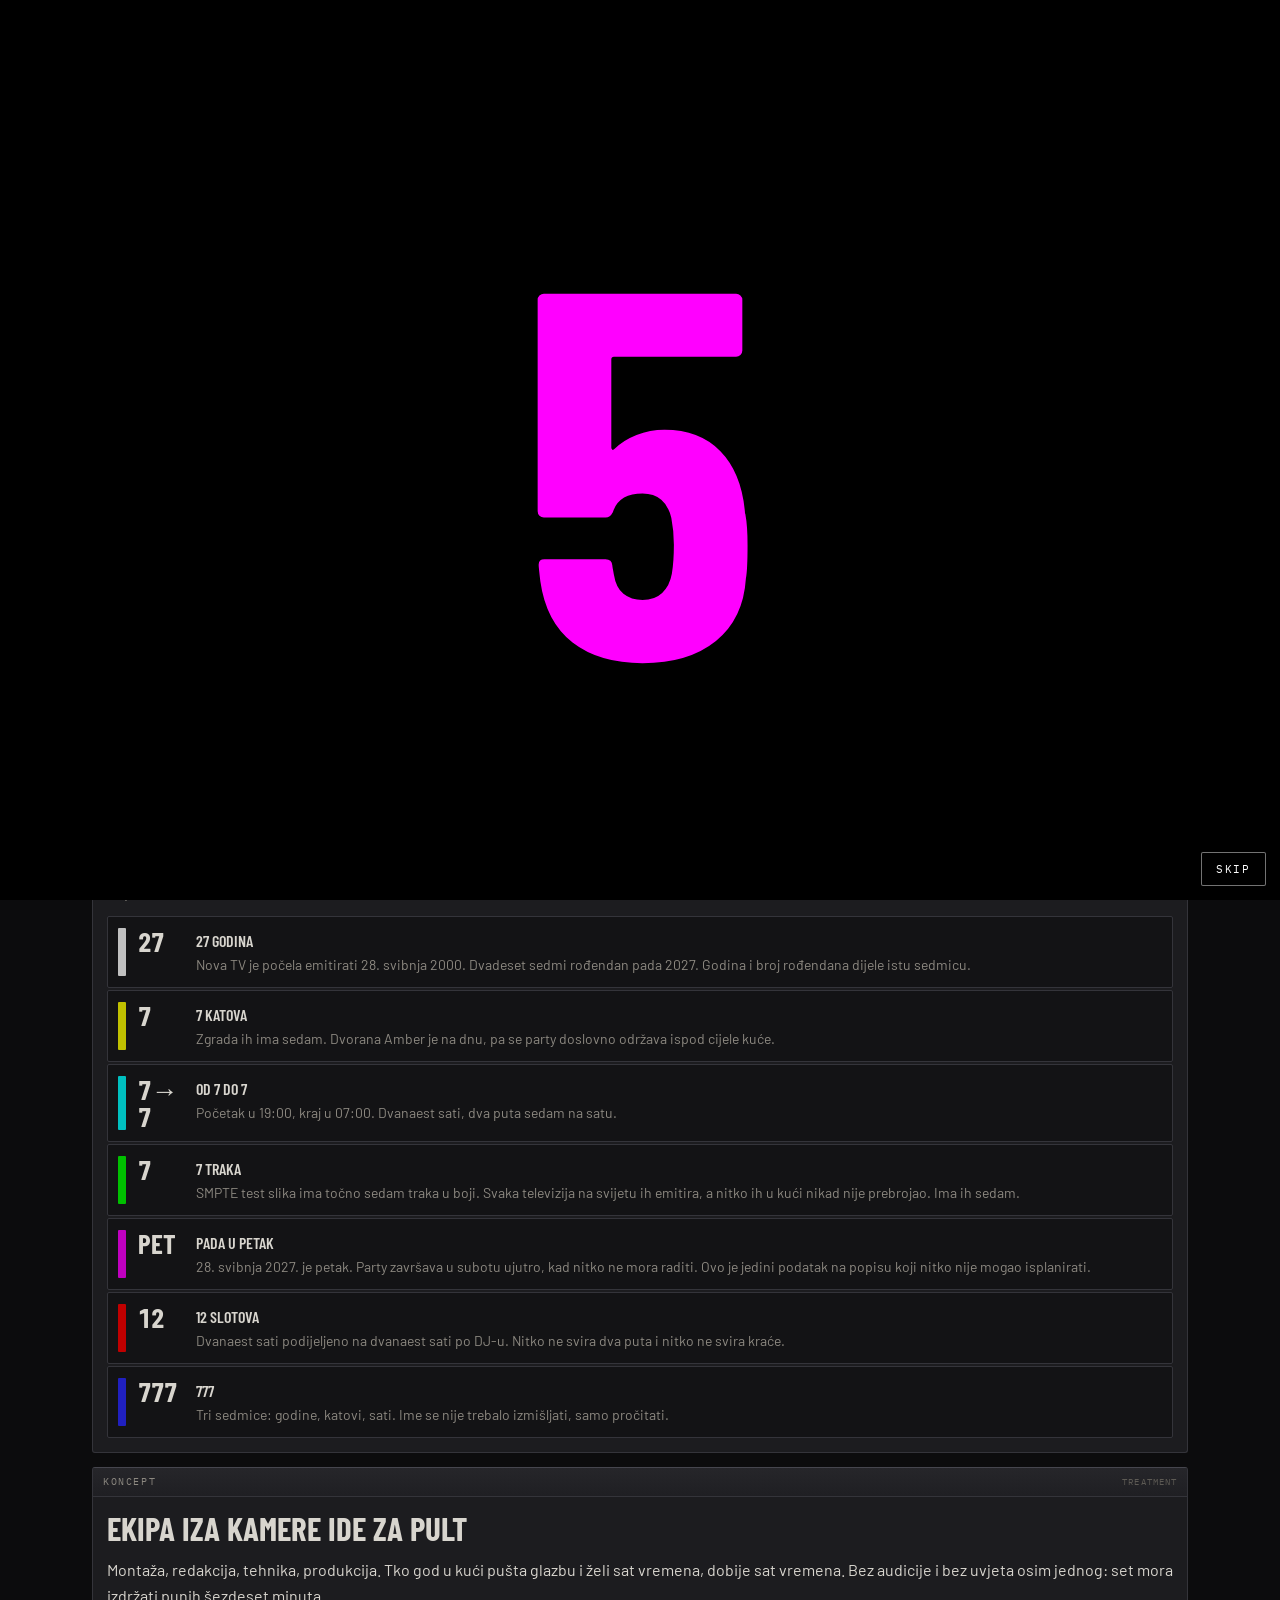
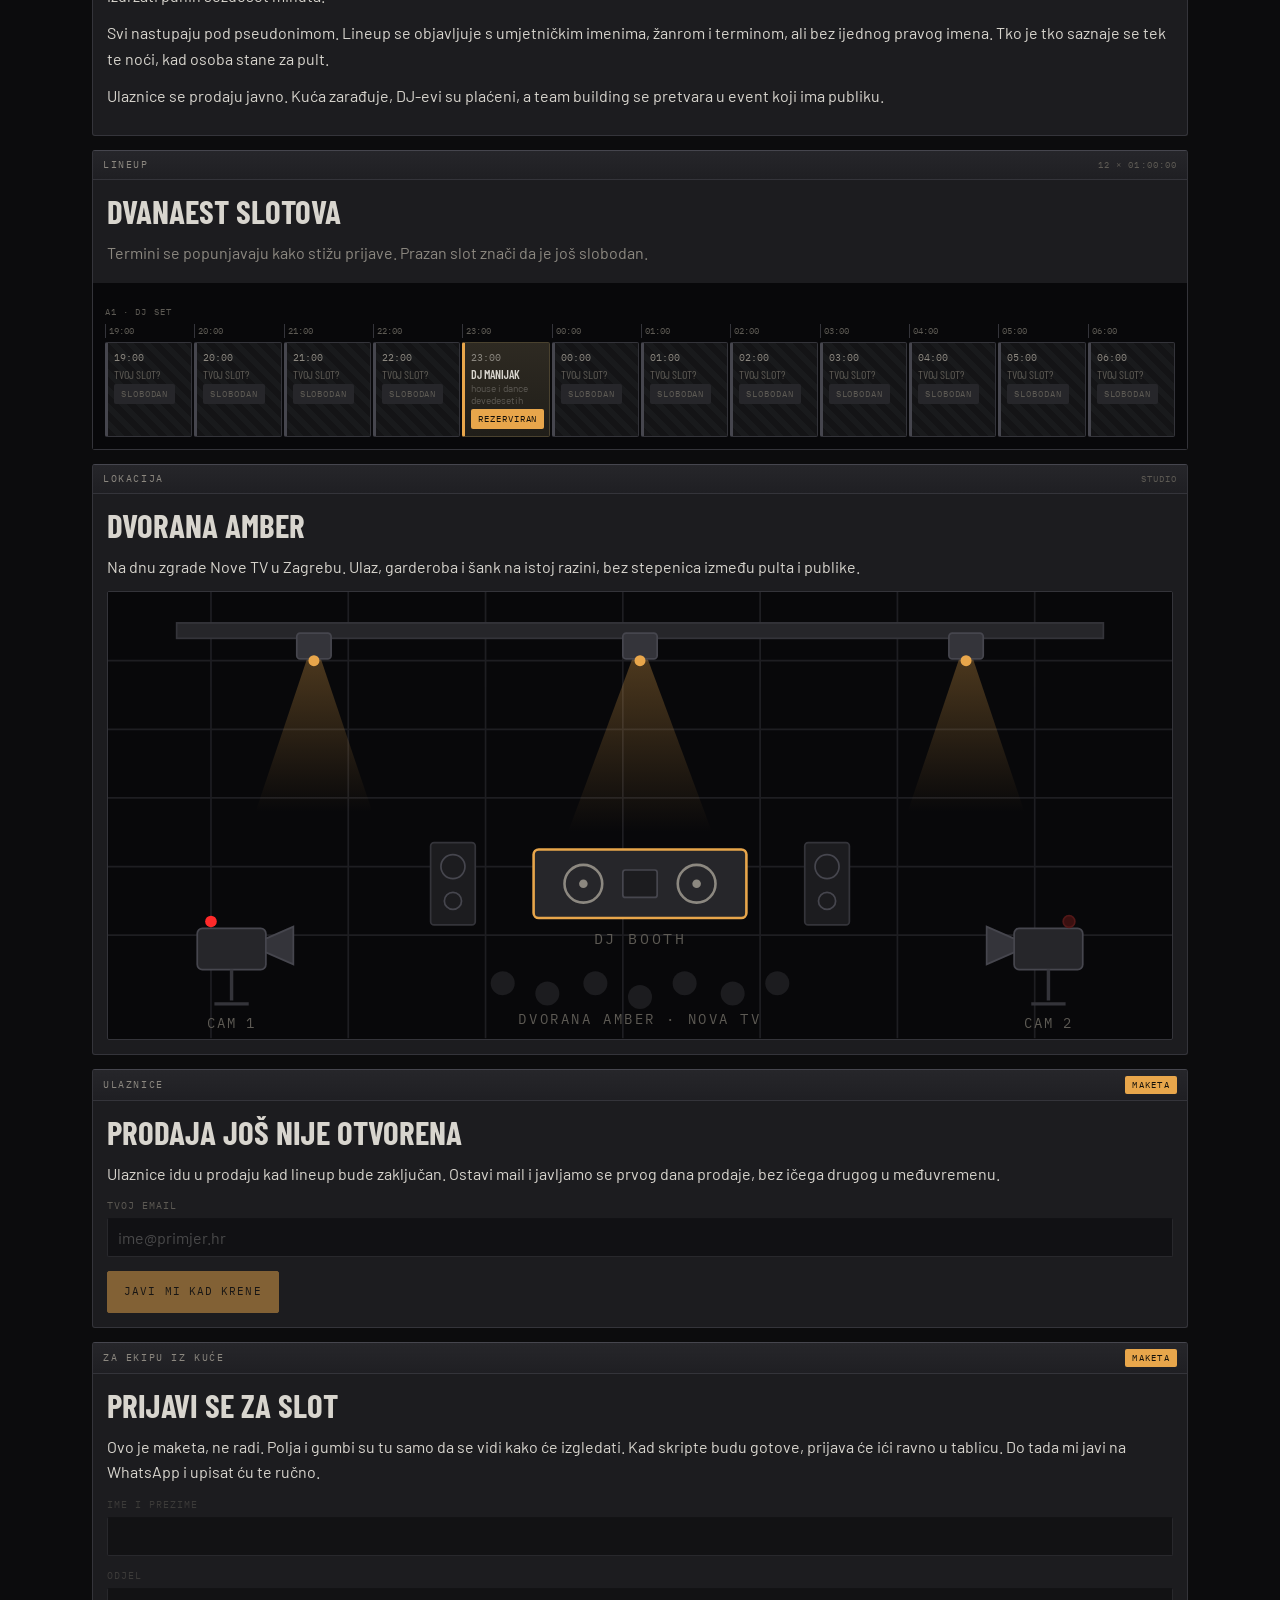
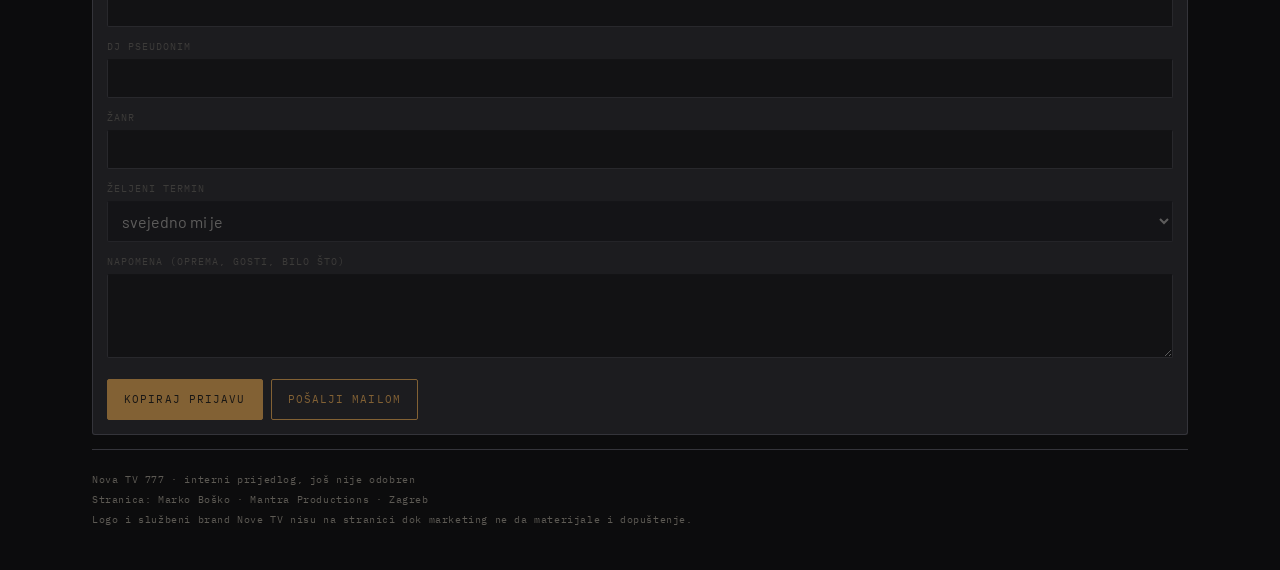
<file: index.html>
<!DOCTYPE html>
<html lang="hr">
<head>
<meta charset="utf-8">
<meta name="viewport" content="width=device-width, initial-scale=1">
<title>Nova TV 777 · 28. 5. 2027.</title>
<meta name="description" content="Dvanaest sati, dvanaest tajnih DJ-eva, jedna zgrada. Petak 28. svibnja 2027., 19:00 do 07:00, dvorana Amber, Zagreb.">
<meta property="og:title" content="Nova TV 777">
<meta property="og:description" content="27 godina. 7 katova. Od 7 do 7. Petak 28. 5. 2027.">
<meta property="og:image" content="assets/og.jpg">
<link rel="icon" href="assets/favicon.png">
<link rel="apple-touch-icon" href="assets/icon-180.png">
<link rel="preconnect" href="https://fonts.googleapis.com">
<link rel="preconnect" href="https://fonts.gstatic.com" crossorigin>
<link href="https://fonts.googleapis.com/css2?family=Barlow:wght@400;500;600&family=Barlow+Condensed:wght@500;600;700&family=IBM+Plex+Mono:wght@400;500&display=swap" rel="stylesheet">
<link rel="stylesheet" href="style.css">
</head>
<body>

<!-- ══ SMPTE LEADER: seven numbers, seven bars, then the spine ══ -->
<div class="leader" id="leader">
  <div class="leader-num">1</div>
  <div class="leader-bars">
    <div class="lb"><b>1</b></div><div class="lb"><b>2</b></div><div class="lb"><b>3</b></div>
    <div class="lb"><b>4</b></div><div class="lb"><b>5</b></div><div class="lb"><b>6</b></div>
    <div class="lb"><b>7</b></div>
  </div>
  <button class="leader-skip" type="button">SKIP</button>
</div>

<div class="spine"><i></i><i></i><i></i><i></i><i></i><i></i><i></i></div>

<div class="menubar"><div class="menubar-in">
  <div class="mb-left">
    <img class="mb-logo" id="mb-logo" src="assets/logo.png" alt="Nova TV 27 777" title="Replay">
    <span class="mb-title">NOVA_TV_777 · SEQ 01 · 28.05.2027</span>
  </div>
  <div class="mb-right">
    <a href="#lineup" data-i18n="line_kick">Lineup</a>
    <a href="#apply" data-i18n="nav_apply">Prijava</a>
    <a href="songs.html" data-i18n="nav_songs">Pjesme</a>
    <a href="hub.html" data-i18n="nav_hub">Hub</a>
    <a href="#" id="ident-skip" data-i18n="ident_replay">Ponovi uvod</a>
    <div class="langswitch">
      <button data-lang="hr" aria-pressed="true">HR</button>
      <button data-lang="en" aria-pressed="false">EN</button>
    </div>
  </div>
</div></div>

<div class="wrap">

  <!-- ══ SOURCE / RECORD ══ -->
  <div class="monitors">

    <!-- SOURCE = the crew anthem -->
    <div class="panel monitor">
      <div class="panel-head">
        <span class="panel-name" data-i18n="src_head">Source · Himna ekipe</span>
        <span class="panel-tag">MP3 48kHz 2CH</span>
      </div>
      <div class="mon-screen">
        <div class="mon-art" id="ident">
          <div class="frames" id="frames">
            <img src="assets/frame-01.jpg" alt="" class="on">
            <img src="assets/frame-02.jpg" alt="">
            <img src="assets/frame-03.jpg" alt="">
            <img src="assets/frame-04.jpg" alt="">
            <img src="assets/frame-05.jpg" alt="">
            <img src="assets/frame-06.jpg" alt="">
          </div>
        </div>
        <div class="cd-slate">
          <span>SRC 01</span><span class="tally"></span>
        </div>
        <div class="mon-scrim">
          <span class="mon-l3-name">Nova TV — ekipa</span>
          <span class="mon-l3-sub">DJ Maniac · Remix</span>
        </div>
      </div>
      <div class="mon-bar">
        <span class="tc" id="src-tc">00:00:00:00</span>
        <span class="tc dim" id="src-rem">-00:04:58:00</span>
      </div>

      <div class="cta">
        <div class="cta-txt">
          <span class="cta-h" data-i18n="cta_h">Pritisni play</span>
          <span class="cta-d" data-i18n="cta_d">Himna ekipe, 4:58.</span>
        </div>
        <button class="mcbtn play" id="tp-play" type="button" aria-label="Play">
          <svg class="ic-play" viewBox="0 0 24 24"><path d="M7 4l13 8-13 8z"/></svg>
          <svg class="ic-pause" viewBox="0 0 24 24" style="display:none"><path d="M6 4h4v16H6zM14 4h4v16h-4z"/></svg>
        </button>
      </div>

      <div class="scrub">
        <div class="wave" id="wave"><div class="wave-cursor" id="wave-cursor"></div></div>
      </div>

      <div class="transport">
        <button class="mcbtn" id="tp-start" type="button" aria-label="Go to start">
          <svg viewBox="0 0 24 24"><path d="M6 5h2v14H6zM20 5v14L9 12z"/></svg></button>
        <button class="mcbtn" id="tp-back" type="button" aria-label="Back 10s">
          <svg viewBox="0 0 24 24"><path d="M11 5v14L2 12zM21 5v14l-9-7z"/></svg></button>
        <button class="mcbtn" id="tp-fwd" type="button" aria-label="Forward 10s">
          <svg viewBox="0 0 24 24"><path d="M13 5v14l9-7zM3 5v14l9-7z"/></svg></button>
        <button class="mcbtn" id="tp-end" type="button" aria-label="Go to end">
          <svg viewBox="0 0 24 24"><path d="M16 5h2v14h-2zM4 5v14l11-7z"/></svg></button>
        <span class="tc dim mono" id="tp-state" style="margin-left:auto" data-i18n="tp_paused">PAUZA</span>
      </div>

      <div class="vu-rack">
        <div class="vu-scale"><span>-48</span><span>-24</span><span>-12</span><span>0</span></div>
        <div class="vu-ch"><div class="vu-track" id="vu-l"></div><span class="vu-lab">L</span></div>
        <div class="vu-ch"><div class="vu-track" id="vu-r"></div><span class="vu-lab">R</span></div>
        <div class="vu-meta">
          <div class="vu-meta-row"><span data-i18n="vu_track">Traka</span><b>NOVA TV — EKIPA</b></div>
          <div class="vu-meta-row"><span data-i18n="vu_artist">Izvođač</span><b>DJ MANIAC</b></div>
          <div class="vu-meta-row"><span data-i18n="vu_len">Trajanje</span><b>00:04:58</b></div>
        </div>
      </div>
      <audio id="anthem" src="assets/nova777-anthem.mp3" preload="metadata"></audio>
    </div>

    <!-- RECORD = the countdown -->
    <div class="panel monitor">
      <div class="panel-head">
        <span class="panel-name" data-i18n="rec_head">Record · Odbrojavanje</span>
        <span class="panel-tag">25 FPS</span>
      </div>
      <div class="mon-screen">
        <div class="cd-slate"><span>REC 777</span><span id="rec-tc" class="mono">00:00:00:00</span></div>
        <div class="cd-grid">
          <div class="cd-cell"><div class="cd-num" id="cd-d">—</div><div class="cd-lab" data-i18n="cd_days">dana</div></div>
          <div class="cd-cell"><div class="cd-num" id="cd-h">—</div><div class="cd-lab" data-i18n="cd_hours">sati</div></div>
          <div class="cd-cell"><div class="cd-num" id="cd-m">—</div><div class="cd-lab" data-i18n="cd_mins">min</div></div>
          <div class="cd-cell"><div class="cd-num" id="cd-s">—</div><div class="cd-lab" data-i18n="cd_secs">sek</div></div>
        </div>
        <div class="mon-scrim">
          <span class="mon-l3-name" data-i18n="hero_title">Dvanaest sati, dvanaest tajnih DJ-eva</span>
          <span class="mon-l3-sub" data-i18n="hero_when">Petak 28. 5. 2027. · 19:00 → subota 07:00</span>
        </div>
      </div>
      <div class="mon-bar">
        <span class="tc dim mono" id="cd-foot" data-i18n="cd_foot">do prvog beata</span>
        <span class="tally"></span>
      </div>
      <div class="panel-body">
        <p class="dek" data-i18n="hero_sub">Interni DJ-evi Nove TV.</p>
        <div class="btnrow">
          <a class="btn" href="#apply" data-i18n="nav_apply">Prijava</a>
          <a class="btn ghost" href="#why" data-i18n="coin_h">Zašto 777</a>
        </div>
      </div>
    </div>
  </div>

  <!-- ══ THE SEVEN ══ -->
  <div class="panel" id="why">
    <div class="panel-head">
      <span class="panel-name" data-i18n="coin_kick">Colour bars · sedam</span>
      <span class="panel-tag">SMPTE</span>
    </div>
    <div class="panel-body">
      <h2 data-i18n="coin_h">Zašto 777</h2>
      <p class="dek" data-i18n="coin_lead"></p>
      <div class="ledger">
        <div class="lrow"><i class="lchip"></i><span class="lnum">27</span>
          <span><span class="lt" data-i18n="c1_t"></span><span class="ld" data-i18n="c1_d"></span></span></div>
        <div class="lrow"><i class="lchip"></i><span class="lnum">7</span>
          <span><span class="lt" data-i18n="c2_t"></span><span class="ld" data-i18n="c2_d"></span></span></div>
        <div class="lrow"><i class="lchip"></i><span class="lnum">7→7</span>
          <span><span class="lt" data-i18n="c3_t"></span><span class="ld" data-i18n="c3_d"></span></span></div>
        <div class="lrow"><i class="lchip"></i><span class="lnum">7</span>
          <span><span class="lt" data-i18n="c4_t"></span><span class="ld" data-i18n="c4_d"></span></span></div>
        <div class="lrow"><i class="lchip"></i><span class="lnum">PET</span>
          <span><span class="lt" data-i18n="c5_t"></span><span class="ld" data-i18n="c5_d"></span></span></div>
        <div class="lrow"><i class="lchip"></i><span class="lnum">12</span>
          <span><span class="lt" data-i18n="c6_t"></span><span class="ld" data-i18n="c6_d"></span></span></div>
        <div class="lrow"><i class="lchip"></i><span class="lnum">777</span>
          <span><span class="lt" data-i18n="c7_t"></span><span class="ld" data-i18n="c7_d"></span></span></div>
      </div>
    </div>
  </div>

  <!-- ══ CONCEPT ══ -->
  <div class="panel">
    <div class="panel-head">
      <span class="panel-name" data-i18n="con_kick">Koncept</span>
      <span class="panel-tag">TREATMENT</span>
    </div>
    <div class="panel-body">
      <h2 data-i18n="con_h">Ekipa iza kamere ide za pult</h2>
      <p data-i18n="con_p1"></p>
      <p data-i18n="con_p2"></p>
      <p data-i18n="con_p3"></p>
    </div>
  </div>

  <!-- ══ LINEUP AS TIMELINE ══ -->
  <div class="panel" id="lineup">
    <div class="panel-head">
      <span class="panel-name" data-i18n="line_kick">Timeline · lineup</span>
      <span class="panel-tag">12 × 01:00:00</span>
    </div>
    <div class="panel-body" style="padding-bottom:6px">
      <h2 data-i18n="line_h">Dvanaest slotova</h2>
      <p class="dek" data-i18n="line_lead"></p>
    </div>
    <div class="tlwrap">
      <div class="tl-head">A1 · DJ SET</div>
      <div class="tl-ruler" id="tl-ruler"></div>
      <div class="tl-track" id="slots"></div>
    </div>
  </div>

  <!-- ══ VENUE / STUDIO ══ -->
  <div class="panel" id="venue">
    <div class="panel-head">
      <span class="panel-name" data-i18n="ven_kick">Lokacija · floor plan</span>
      <span class="panel-tag">STUDIO</span>
    </div>
    <div class="panel-body">
      <h2 data-i18n="ven_h">Dvorana Amber</h2>
      <p data-i18n="ven_p"></p>
      <svg class="studio" viewBox="0 0 620 260" role="img" aria-label="Amber hall floor plan">
        <defs>
          <linearGradient id="beam" x1="0" y1="0" x2="0" y2="1">
            <stop offset="0%" stop-color="#E8A64B" stop-opacity=".34"/>
            <stop offset="100%" stop-color="#E8A64B" stop-opacity="0"/>
          </linearGradient>
        </defs>
        <rect x="0" y="0" width="620" height="260" fill="#08080A"/>
        <g stroke="#1E1E22" stroke-width="1">
          <path d="M0 40h620M0 80h620M0 120h620M0 160h620M0 200h620"/>
          <path d="M60 0v260M140 0v260M220 0v260M300 0v260M380 0v260M460 0v260M540 0v260"/>
        </g>
        <!-- lighting truss -->
        <rect x="40" y="18" width="540" height="9" fill="#26262A" stroke="#34343A"/>
        <g>
          <path d="M120 27 L86 128 L154 128 Z" fill="url(#beam)"/>
          <path d="M310 27 L268 140 L352 140 Z" fill="url(#beam)"/>
          <path d="M500 27 L466 128 L534 128 Z" fill="url(#beam)"/>
        </g>
        <g fill="#34343A" stroke="#46464E">
          <rect x="110" y="24" width="20" height="15" rx="2"/>
          <rect x="300" y="24" width="20" height="15" rx="2"/>
          <rect x="490" y="24" width="20" height="15" rx="2"/>
        </g>
        <circle cx="120" cy="40" r="3.2" fill="#E8A64B"/>
        <circle cx="310" cy="40" r="3.2" fill="#E8A64B"/>
        <circle cx="500" cy="40" r="3.2" fill="#E8A64B"/>
        <!-- DJ booth -->
        <rect x="248" y="150" width="124" height="40" rx="3" fill="#26262A" stroke="#E8A64B" stroke-width="1.5"/>
        <circle cx="277" cy="170" r="11" fill="none" stroke="#8C8880" stroke-width="1.5"/>
        <circle cx="277" cy="170" r="2.5" fill="#8C8880"/>
        <circle cx="343" cy="170" r="11" fill="none" stroke="#8C8880" stroke-width="1.5"/>
        <circle cx="343" cy="170" r="2.5" fill="#8C8880"/>
        <rect x="300" y="162" width="20" height="16" rx="1.5" fill="#1C1C1F" stroke="#46464E"/>
        <text x="310" y="205" font-family="IBM Plex Mono,monospace" font-size="9" fill="#5D5A54" text-anchor="middle" letter-spacing="1.5">DJ BOOTH</text>
        <!-- PA stacks -->
        <g fill="#1C1C1F" stroke="#34343A">
          <rect x="188" y="146" width="26" height="48" rx="2"/>
          <rect x="406" y="146" width="26" height="48" rx="2"/>
        </g>
        <circle cx="201" cy="160" r="7" fill="none" stroke="#46464E"/><circle cx="201" cy="180" r="5" fill="none" stroke="#46464E"/>
        <circle cx="419" cy="160" r="7" fill="none" stroke="#46464E"/><circle cx="419" cy="180" r="5" fill="none" stroke="#46464E"/>
        <!-- studio cameras -->
        <g fill="#26262A" stroke="#46464E">
          <rect x="52" y="196" width="40" height="24" rx="3"/>
          <rect x="528" y="196" width="40" height="24" rx="3"/>
        </g>
        <path d="M92 202l16-7v22l-16-7z" fill="#34343A" stroke="#46464E"/>
        <path d="M528 202l-16-7v22l16-7z" fill="#34343A" stroke="#46464E"/>
        <circle cx="60" cy="192" r="3.4" fill="#FF2A2A"/>
        <circle cx="560" cy="192" r="3.4" fill="#3A1010" stroke="#521818"/>
        <path d="M72 220v18M548 220v18" stroke="#34343A" stroke-width="2"/>
        <path d="M62 240h20M538 240h20" stroke="#34343A" stroke-width="2"/>
        <text x="72" y="254" font-family="IBM Plex Mono,monospace" font-size="8" fill="#5D5A54" text-anchor="middle" letter-spacing="1">CAM 1</text>
        <text x="548" y="254" font-family="IBM Plex Mono,monospace" font-size="8" fill="#5D5A54" text-anchor="middle" letter-spacing="1">CAM 2</text>
        <!-- crowd -->
        <g fill="#1C1C1F">
          <circle cx="230" cy="228" r="7"/><circle cx="256" cy="234" r="7"/><circle cx="284" cy="228" r="7"/>
          <circle cx="310" cy="236" r="7"/><circle cx="336" cy="228" r="7"/><circle cx="364" cy="234" r="7"/>
          <circle cx="390" cy="228" r="7"/>
        </g>
        <text x="310" y="252" font-family="IBM Plex Mono,monospace" font-size="8" fill="#5D5A54" text-anchor="middle" letter-spacing="1.5">DVORANA AMBER · NOVA TV</text>
      </svg>
    </div>
  </div>

  <!-- ══ TICKETS ══ -->
  <div class="panel" id="tickets">
    <div class="panel-head">
      <span class="panel-name" data-i18n="tic_kick">Ulaznice</span>
      <span class="panel-tag mock" data-i18n="mock_tag">MAKETA</span>
    </div>
    <div class="panel-body">
      <h2 data-i18n="tic_h">Prodaja još nije otvorena</h2>
      <p data-i18n="tic_p"></p>
      <label for="t-email" data-i18n="tic_email">Tvoj email</label>
      <div class="mockup">
        <input type="email" id="t-email" placeholder="ime@primjer.hr" disabled>
        <div class="btnrow"><a class="btn" id="t-btn" data-i18n="tic_btn">Javi mi kad krene</a></div>
      </div>
    </div>
  </div>

  <!-- ══ APPLY ══ -->
  <div class="panel" id="apply">
    <div class="panel-head">
      <span class="panel-name" data-i18n="app_kick">Za ekipu iz kuće</span>
      <span class="panel-tag mock" data-i18n="mock_tag">MAKETA</span>
    </div>
    <div class="panel-body">
      <h2 data-i18n="app_h">Prijavi se za slot</h2>
      <div class="note" data-i18n="mock_note"></div>
      <div class="mockup" id="apply-mock" aria-hidden="true">
      <label for="f-name" data-i18n="f_name">Ime i prezime</label><input type="text" id="f-name" disabled>
      <label for="f-dept" data-i18n="f_dept">Odjel</label><input type="text" id="f-dept" disabled>
      <label for="f-pseu" data-i18n="f_pseu">DJ pseudonim</label><input type="text" id="f-pseu" disabled>
      <label for="f-genre" data-i18n="f_genre">Žanr</label><input type="text" id="f-genre" disabled>
      <label for="f-slot" data-i18n="f_slot">Željeni termin</label><select id="f-slot" disabled></select>
      <label for="f-note" data-i18n="f_note">Napomena</label><textarea id="f-note" disabled></textarea>
      <div class="btnrow">
        <button class="btn" id="f-copy" type="button" disabled data-i18n="f_copy">Kopiraj prijavu</button>
        <a class="btn ghost" id="f-mail" data-i18n="f_mail">Pošalji mailom</a>
      </div>
      </div>
    </div>
  </div>

  <div class="foot">
    <div data-i18n="foot_1"></div>
    <div data-i18n="foot_2"></div>
    <div data-i18n="foot_3"></div>
  </div>
</div>

<script src="i18n.js"></script>
<script src="app.js"></script>
<script>
function composeApplication() {
  const g = id => (document.getElementById(id).value || "").trim();
  return ["NOVA TV 777 — " + t("app_h"), "",
    t("f_name")+": "+g("f-name"), t("f_dept")+": "+g("f-dept"),
    t("f_pseu")+": "+g("f-pseu"), t("f_genre")+": "+g("f-genre"),
    t("f_slot")+": "+(g("f-slot")||t("f_any")), t("f_note")+": "+g("f-note")].join("\n");
}
// The form is a mockup. The handlers stay in the file so re-enabling it later
// is one line of HTML, but they refuse to run while the fields are disabled.
const MOCKUP = true;
document.getElementById("f-copy").addEventListener("click", async e => {
  if (MOCKUP) { e.preventDefault(); return; }
  const btn = e.currentTarget, txt = composeApplication();
  try { await navigator.clipboard.writeText(txt); }
  catch (err) {
    const ta = document.createElement("textarea");
    ta.value = txt; ta.style.position="fixed"; ta.style.opacity="0";
    document.body.appendChild(ta); ta.select();
    try { document.execCommand("copy"); } catch (e2) {}
    document.body.removeChild(ta);
  }
  const was = btn.textContent; btn.textContent = t("f_copied");
  setTimeout(() => { btn.textContent = was; }, 1600);
});
document.getElementById("f-mail").addEventListener("click", e => {
  if (MOCKUP) { e.preventDefault(); return; }
  const to = (DATA && DATA.event && DATA.event.contact_email) || "";
  e.currentTarget.href = "mailto:"+to+"?subject="+encodeURIComponent("NOVA TV 777 — prijava za DJ slot")+
    "&body="+encodeURIComponent(composeApplication());
});
document.getElementById("t-btn").addEventListener("click", e => {
  if (MOCKUP) { e.preventDefault(); return; }
  const to = (DATA && DATA.event && DATA.event.contact_email) || "";
  e.currentTarget.href = "mailto:"+to+"?subject="+encodeURIComponent("NOVA TV 777 — javi mi za ulaznice")+
    "&body="+encodeURIComponent((document.getElementById("t-email").value||"").trim());
});
</script>
</body>
</html>
</file>
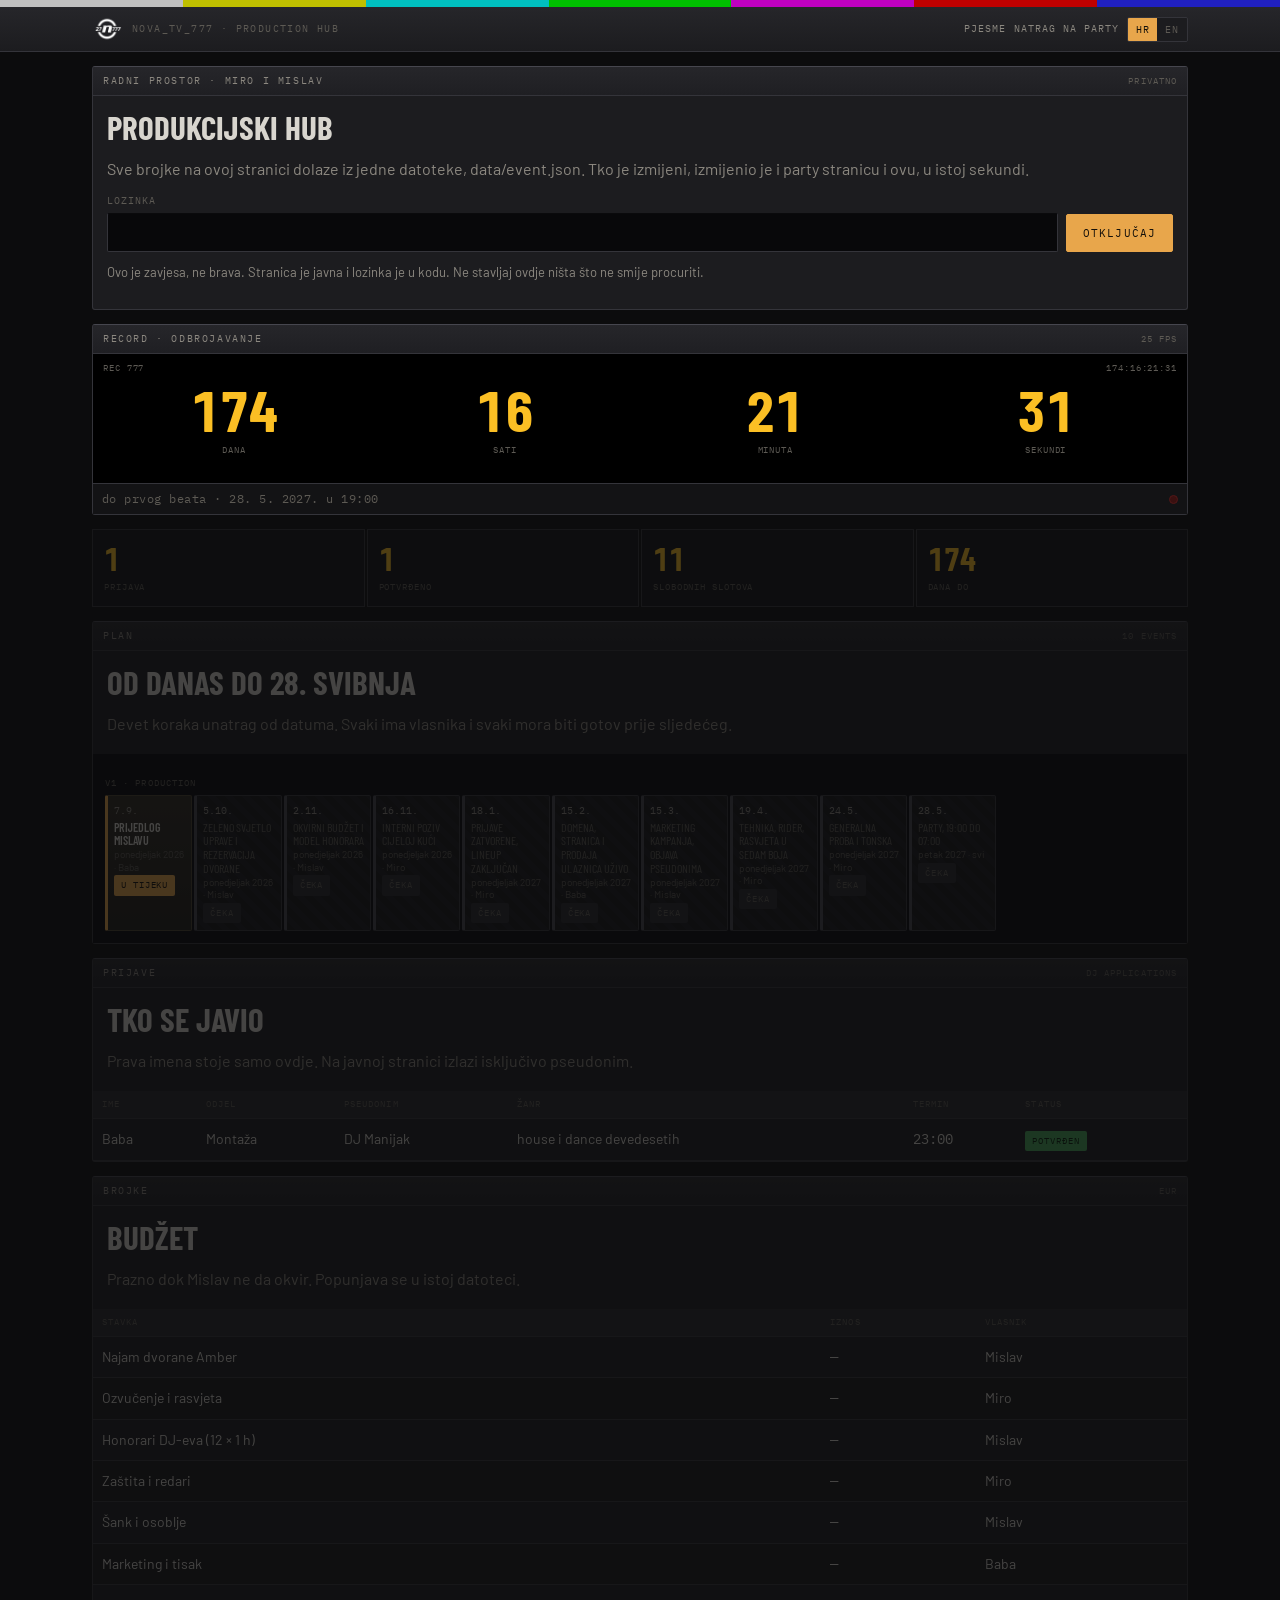
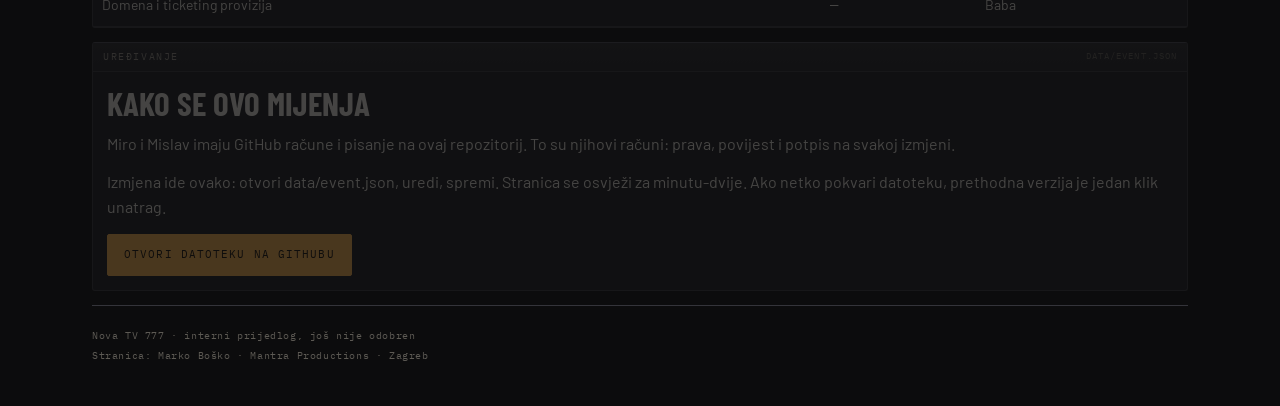
<file: hub.html>
<!DOCTYPE html>
<html lang="hr">
<head>
<meta charset="utf-8">
<meta name="viewport" content="width=device-width, initial-scale=1">
<title>Nova TV 777 · Hub</title>
<meta name="robots" content="noindex">
<link rel="icon" href="assets/favicon.png">
<link rel="preconnect" href="https://fonts.googleapis.com">
<link rel="preconnect" href="https://fonts.gstatic.com" crossorigin>
<link href="https://fonts.googleapis.com/css2?family=Barlow:wght@400;500;600&family=Barlow+Condensed:wght@500;600;700&family=IBM+Plex+Mono:wght@400;500&display=swap" rel="stylesheet">
<link rel="stylesheet" href="style.css">
</head>
<body>

<div class="spine"><i></i><i></i><i></i><i></i><i></i><i></i><i></i></div>

<div class="menubar"><div class="menubar-in">
  <div class="mb-left">
    <img class="mb-logo" src="assets/logo.png" alt="Nova TV 27 777">
    <span class="mb-title">NOVA_TV_777 · PRODUCTION HUB</span>
  </div>
  <div class="mb-right">
    <a href="songs.html" data-i18n="nav_songs">Pjesme</a>
    <a href="index.html" data-i18n="nav_back">Natrag na party</a>
    <div class="langswitch">
      <button data-lang="hr" aria-pressed="true">HR</button>
      <button data-lang="en" aria-pressed="false">EN</button>
    </div>
  </div>
</div></div>

<div class="wrap">

  <div class="panel">
    <div class="panel-head">
      <span class="panel-name" data-i18n="hub_eyebrow">Radni prostor · Miro i Mislav</span>
      <span class="panel-tag" data-i18n="hub_tag">PRIVATNO</span>
    </div>
    <div class="panel-body">
      <h2 data-i18n="hub_h">Produkcijski hub</h2>
      <p class="dek" data-i18n="hub_lead"></p>
      <div class="gate">
        <div>
          <label for="gate-in" data-i18n="hub_gate_l">Lozinka</label>
          <input type="password" id="gate-in" autocomplete="off">
        </div>
        <button class="btn" id="gate-btn" type="button" data-i18n="hub_gate_b">Otključaj</button>
      </div>
      <p class="small" id="gate-msg" data-i18n="hub_gate_n" style="margin-top:10px"></p>
    </div>
  </div>

  <div class="panel">
    <div class="panel-head">
      <span class="panel-name" data-i18n="rec_head">Record · Odbrojavanje</span>
      <span class="panel-tag">25 FPS</span>
    </div>
    <div class="mon-screen" style="aspect-ratio:auto;padding:26px 0">
      <div class="cd-slate"><span>REC 777</span><span id="rec-tc" class="mono">00:00:00:00</span></div>
      <div class="cd-grid">
        <div class="cd-cell"><div class="cd-num" id="cd-d">—</div><div class="cd-lab" data-i18n="cd_days">dana</div></div>
        <div class="cd-cell"><div class="cd-num" id="cd-h">—</div><div class="cd-lab" data-i18n="cd_hours">sati</div></div>
        <div class="cd-cell"><div class="cd-num" id="cd-m">—</div><div class="cd-lab" data-i18n="cd_mins">min</div></div>
        <div class="cd-cell"><div class="cd-num" id="cd-s">—</div><div class="cd-lab" data-i18n="cd_secs">sek</div></div>
      </div>
    </div>
    <div class="mon-bar">
      <span class="tc dim mono" id="cd-foot" data-i18n="cd_foot"></span>
      <span class="tally"></span>
    </div>
  </div>

  <div id="vault" class="locked">

    <div class="stats" id="stats"></div>

    <div class="panel">
      <div class="panel-head">
        <span class="panel-name" data-i18n="tl_kick">Timeline · plan</span>
        <span class="panel-tag">10 EVENTS</span>
      </div>
      <div class="panel-body" style="padding-bottom:6px">
        <h2 data-i18n="tl_h">Od danas do 28. svibnja</h2>
        <p class="dek" data-i18n="tl_lead"></p>
      </div>
      <div class="tlwrap">
        <div class="tl-head">V1 · PRODUCTION</div>
        <div class="tl-track" id="timeline"></div>
      </div>
    </div>

    <div class="panel">
      <div class="panel-head">
        <span class="panel-name" data-i18n="dj_kick">Bin · prijave</span>
        <span class="panel-tag">DJ APPLICATIONS</span>
      </div>
      <div class="panel-body" style="padding-bottom:6px">
        <h2 data-i18n="dj_h">Tko se javio</h2>
        <p class="dek" data-i18n="dj_lead"></p>
      </div>
      <table class="bin">
        <thead><tr>
          <th data-i18n="th_name">Ime</th>
          <th class="hide-s" data-i18n="th_dept">Odjel</th>
          <th data-i18n="th_pseu">Pseudonim</th>
          <th class="hide-s" data-i18n="th_genre">Žanr</th>
          <th data-i18n="th_slot">Termin</th>
          <th data-i18n="th_stat">Status</th>
        </tr></thead>
        <tbody id="apps-body"></tbody>
      </table>
    </div>

    <div class="panel">
      <div class="panel-head">
        <span class="panel-name" data-i18n="budget_kick">Bin · brojke</span>
        <span class="panel-tag">EUR</span>
      </div>
      <div class="panel-body" style="padding-bottom:6px">
        <h2 data-i18n="budget_h">Budžet</h2>
        <p class="dek" data-i18n="budget_lead"></p>
      </div>
      <table class="bin">
        <thead><tr>
          <th data-i18n="th_item">Stavka</th>
          <th data-i18n="th_amount">Iznos</th>
          <th class="hide-s" data-i18n="th_who">Vlasnik</th>
        </tr></thead>
        <tbody id="budget-body"></tbody>
      </table>
    </div>

    <div class="panel">
      <div class="panel-head">
        <span class="panel-name" data-i18n="edit_kick">Uređivanje</span>
        <span class="panel-tag">data/event.json</span>
      </div>
      <div class="panel-body">
        <h2 data-i18n="edit_h">Kako se ovo mijenja</h2>
        <p data-i18n="edit_p1"></p>
        <p data-i18n="edit_p2"></p>
        <div class="btnrow">
          <a class="btn" id="edit-link" href="#" target="_blank" rel="noopener" data-i18n="edit_btn">Otvori na GitHubu</a>
        </div>
      </div>
    </div>
  </div>

  <div class="foot">
    <div data-i18n="foot_1"></div>
    <div data-i18n="foot_2"></div>
  </div>
</div>

<script src="i18n.js"></script>
<script src="app.js"></script>
<script>
const GATE = "sedam";
function openVault() {
  document.getElementById("vault").classList.remove("locked");
  try { sessionStorage.setItem("nova777_gate","1"); } catch (e) {}
}
document.getElementById("gate-btn").addEventListener("click", () => {
  const v = (document.getElementById("gate-in").value||"").trim().toLowerCase();
  if (v === GATE) { openVault(); document.getElementById("gate-msg").textContent = ""; }
  else { document.getElementById("gate-msg").textContent = t("hub_wrong"); }
});
document.getElementById("gate-in").addEventListener("keydown", e => {
  if (e.key === "Enter") document.getElementById("gate-btn").click();
});
try { if (sessionStorage.getItem("nova777_gate")==="1") openVault(); } catch (e) {}
function setEditLink() {
  const repo = (DATA && DATA.event && DATA.event.repo) || "markoboskoauroville/NOVA_TV_777";
  document.getElementById("edit-link").href =
    "https://github.com/"+repo+"/edit/main/data/event.json";
}
document.addEventListener("langchange", setEditLink);
setEditLink();
</script>
</body>
</html>
</file>
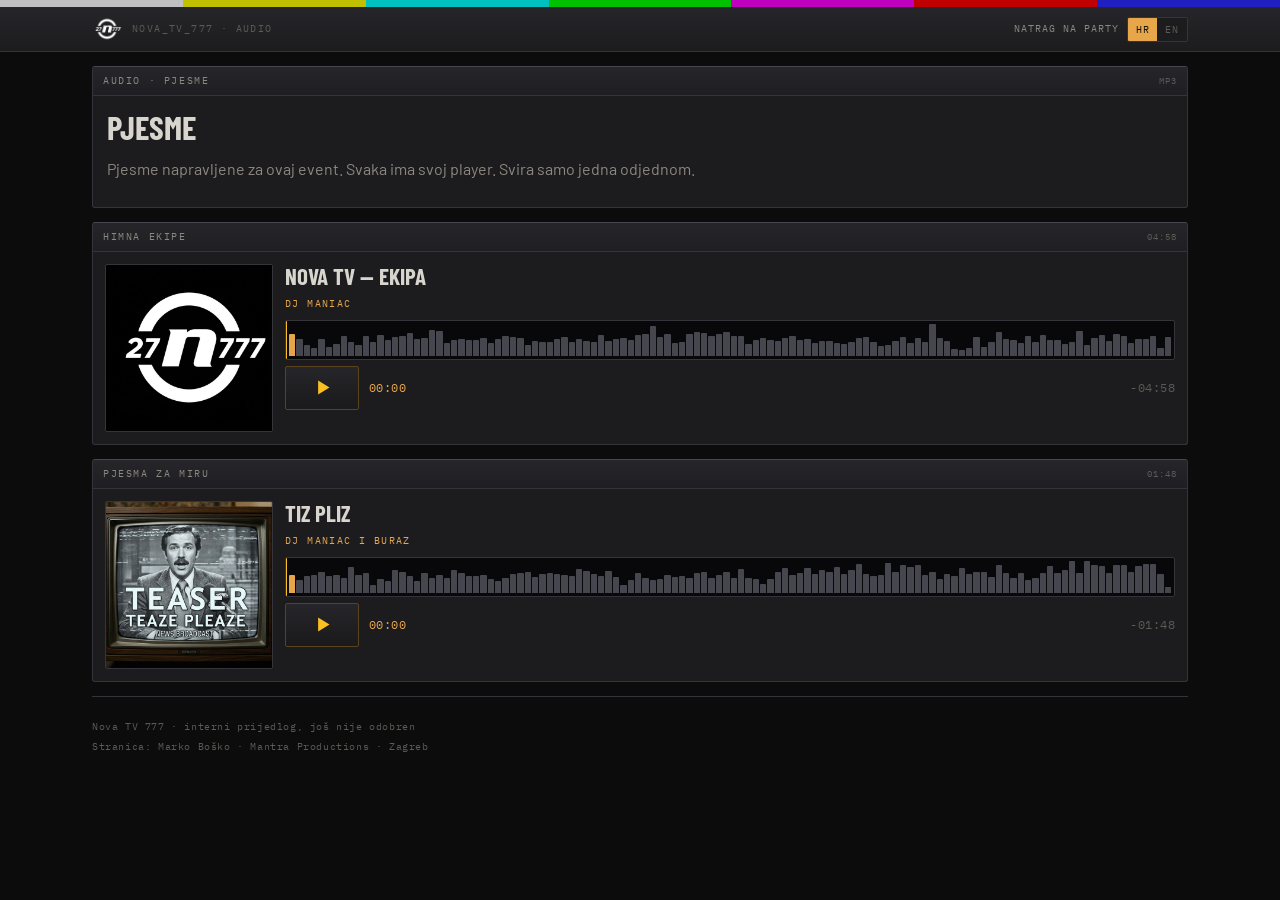
<file: songs.html>
<!DOCTYPE html>
<html lang="hr">
<head>
<meta charset="utf-8">
<meta name="viewport" content="width=device-width, initial-scale=1">
<title>Nova TV 777 · Pjesme</title>
<link rel="icon" href="assets/favicon.png">
<link rel="preconnect" href="https://fonts.googleapis.com">
<link rel="preconnect" href="https://fonts.gstatic.com" crossorigin>
<link href="https://fonts.googleapis.com/css2?family=Barlow:wght@400;500;600&family=Barlow+Condensed:wght@500;600;700&family=IBM+Plex+Mono:wght@400;500&display=swap" rel="stylesheet">
<link rel="stylesheet" href="style.css">
</head>
<body>

<div class="spine"><i></i><i></i><i></i><i></i><i></i><i></i><i></i></div>

<div class="menubar"><div class="menubar-in">
  <div class="mb-left">
    <img class="mb-logo" src="assets/logo.png" alt="Nova TV 27 777">
    <span class="mb-title">NOVA_TV_777 · AUDIO</span>
  </div>
  <div class="mb-right">
    <a href="index.html" data-i18n="nav_back">Natrag na party</a>
    <div class="langswitch">
      <button data-lang="hr" aria-pressed="true">HR</button>
      <button data-lang="en" aria-pressed="false">EN</button>
    </div>
  </div>
</div></div>

<div class="wrap">
  <div class="panel">
    <div class="panel-head">
      <span class="panel-name" data-i18n="songs_kick">Audio · pjesme</span>
      <span class="panel-tag">MP3</span>
    </div>
    <div class="panel-body">
      <h2 data-i18n="songs_h">Pjesme</h2>
      <p class="dek" data-i18n="songs_lead"></p>
    </div>
  </div>

  <div id="songs"></div>

  <div class="foot">
    <div data-i18n="foot_1"></div>
    <div data-i18n="foot_2"></div>
  </div>
</div>

<script src="i18n.js"></script>
<script src="songs.js"></script>
</body>
</html>
</file>
<file: style.css>
/* NOVA TV 777 — Avid Media Composer aesthetic on broadcast furniture.
   MANTRA_MANIFEST/modules/design-language.md
   Colour carries state. Nothing goes off screen. Measured at 390px. */

:root {
  /* Avid greys */
  --mc-black:  #0C0C0D;
  --mc-deep:   #131315;
  --mc-panel:  #1C1C1F;
  --mc-raise:  #26262A;
  --mc-edge:   #34343A;
  --mc-hi:     #46464E;
  --mc-well:   #08080A;

  --ink:       #D8D5CE;
  --ink-dim:   #8C8880;
  --ink-faint: #5D5A54;

  --amber:     #E8A64B;
  --amber-hi:  #FBBF24;
  --green:     #46A758;
  --red:       #EF4444;
  --tally:     #FF2A2A;

  /* SMPTE colour bars. Seven of them, which is the whole point. */
  --b1: #C0C0C0;  --b2: #C0C000;  --b3: #00C0C0;  --b4: #00C000;
  --b5: #C000C0;  --b6: #C00000;  --b7: #2020C0;

  --b1v: #FFFFFF; --b2v: #FFFF00; --b3v: #00FFFF; --b4v: #00FF00;
  --b5v: #FF00FF; --b6v: #FF0000; --b7v: #2828FF;

  --maxw: 1120px;
  --gap: 14px;
}

* { box-sizing: border-box; }
html { -webkit-text-size-adjust: 100%; background: var(--mc-black); }

body {
  margin: 0; background: var(--mc-black); color: var(--ink);
  font-family: "Barlow", system-ui, sans-serif;
  font-size: 16px; line-height: 1.6; overflow-wrap: break-word;
}

.wrap { max-width: var(--maxw); margin: 0 auto; padding: 0 12px; }
.mono { font-family: "IBM Plex Mono", monospace; font-variant-numeric: tabular-nums; }

/* ══ SMPTE LEADER ══════════════════════════════════════ */
.leader { position: fixed; inset: 0; z-index: 999; background: #000;
          display: flex; align-items: center; justify-content: center; }
.leader.gone { display: none; }

.leader-num {
  font-family: "Barlow Condensed", sans-serif; font-weight: 700;
  font-size: min(58vw, 58vh); line-height: 1; color: #fff;
  font-variant-numeric: tabular-nums; transition: opacity .08s linear;
}
.leader.barring .leader-num { opacity: 0; }

.leader-bars { position: absolute; inset: 0; display: flex; opacity: 0;
               transition: opacity .1s linear; }
.leader.barring .leader-bars, .leader.collapsing .leader-bars { opacity: 1; }
.leader-bars .lb {
  flex: 1 1 0; height: 100%; transform: scaleX(0); transform-origin: center;
  display: flex; align-items: center; justify-content: center; min-width: 0;
  transition: transform .32s cubic-bezier(.2,.7,.3,1);
}
.leader.barring .leader-bars .lb, .leader.collapsing .leader-bars .lb { transform: scaleX(1); }
.leader-bars .lb:nth-child(1){background:var(--b1v)} .leader-bars .lb:nth-child(2){background:var(--b2v)}
.leader-bars .lb:nth-child(3){background:var(--b3v)} .leader-bars .lb:nth-child(4){background:var(--b4v)}
.leader-bars .lb:nth-child(5){background:var(--b5v)} .leader-bars .lb:nth-child(6){background:var(--b6v)}
.leader-bars .lb:nth-child(7){background:var(--b7v)}
.leader-bars .lb b {
  font-family: "Barlow Condensed", sans-serif; font-weight: 700;
  font-size: min(11vw, 15vh); color: rgba(0,0,0,.6); line-height: 1;
  transition: opacity .16s linear;
}
.leader-bars .lb:nth-child(6) b, .leader-bars .lb:nth-child(7) b { color: rgba(255,255,255,.78); }

/* the collapse: full-screen bars squeeze down into the spine strip */
.leader.collapsing { align-items: flex-start; background: transparent; }
.leader.collapsing .leader-bars { height: 7px; transition: height .6s cubic-bezier(.6,0,.2,1); }
.leader.collapsing .leader-bars .lb b { opacity: 0; }
.leader.fading { opacity: 0; transition: opacity .28s linear; pointer-events: none; }

.leader-skip {
  position: absolute; right: 14px; bottom: 14px; z-index: 2;
  font-family: "IBM Plex Mono", monospace; font-size: 11px; letter-spacing: .16em;
  background: rgba(0,0,0,.55); color: #fff; border: 1px solid rgba(255,255,255,.45);
  padding: 9px 14px; border-radius: 2px; cursor: pointer;
}

/* ══ SPINE ═════════════════════════════════════════════ */
.spine { display: flex; height: 7px; width: 100%; }
.spine i { flex: 1 1 0; }
.spine i:nth-child(1){background:var(--b1)} .spine i:nth-child(2){background:var(--b2)}
.spine i:nth-child(3){background:var(--b3)} .spine i:nth-child(4){background:var(--b4)}
.spine i:nth-child(5){background:var(--b5)} .spine i:nth-child(6){background:var(--b6)}
.spine i:nth-child(7){background:var(--b7)}



/* ══ FRAME STACK: the logo cut on the beat ═════════════
   Six of Baba's own variants, all in the DOM from the first frame and stacked
   in one fixed box — only opacity changes, so the monitor never reflows. The
   cut is driven by bass onsets in the anthem, floored at 300ms between cuts:
   music sits near 2 cuts a second, and the floor keeps a loud passage from
   pushing high-contrast full-colour frames past 3 flashes a second. */
.frames {
  position: absolute; inset: 0; background: #000;
  display: flex; align-items: center; justify-content: center;
  --pulse: 1;
}
.frames img {
  position: absolute; width: 62%; max-width: 260px; height: auto;
  opacity: 0; border-radius: 2px;
  transform: scale(var(--pulse));
  /* No CSS transition. The spring integrates every animation frame, and a
     transition on top of that adds a second, slower easing that smears the
     attack and kills the overshoot. The physics IS the easing. */
}
.frames img.on { opacity: 1; }
@media (prefers-reduced-motion: reduce) {
  .frames img { transform: none; transition: none; }
}

/* ══ MENU BAR ══════════════════════════════════════════ */
.menubar { background: linear-gradient(180deg, var(--mc-raise), var(--mc-panel));
           border-bottom: 1px solid var(--mc-edge); }
.menubar-in { max-width: var(--maxw); margin: 0 auto; padding: 7px 12px;
              display: flex; align-items: center; justify-content: space-between; gap: 10px; }
.mb-left { display: flex; align-items: center; gap: 10px; min-width: 0; }
.mb-logo { height: 30px; width: auto; display: block; cursor: pointer; flex: 0 0 auto; }
.mb-title { font-family: "IBM Plex Mono", monospace; font-size: 10px; letter-spacing: .14em;
            color: var(--ink-faint); text-transform: uppercase; white-space: nowrap;
            overflow: hidden; text-overflow: ellipsis; }
.mb-right { display: flex; align-items: center; gap: 8px; flex: 0 0 auto; }
.menubar a { font-family: "IBM Plex Mono", monospace; font-size: 10px; letter-spacing: .1em;
             color: var(--ink-dim); text-decoration: none; text-transform: uppercase; }
.menubar a:hover { color: var(--amber); }
@media (max-width: 640px) { .mb-title { display: none; } }

.langswitch { display: flex; border: 1px solid var(--mc-edge); border-radius: 2px; overflow: hidden; }
.langswitch button { font-family: "IBM Plex Mono", monospace; font-size: 10px; letter-spacing: .08em;
  background: var(--mc-panel); color: var(--ink-faint); border: 0; padding: 5px 8px; cursor: pointer; }
.langswitch button[aria-pressed="true"] { background: var(--amber); color: #14100A; }

/* ══ PANELS ════════════════════════════════════════════ */
.panel { background: var(--mc-panel); border: 1px solid var(--mc-edge);
         border-top-color: var(--mc-hi); border-radius: 3px; margin: var(--gap) 0; }
.panel-head { display: flex; align-items: center; justify-content: space-between; gap: 10px;
  background: linear-gradient(180deg, var(--mc-raise), #1F1F23);
  border-bottom: 1px solid var(--mc-edge); padding: 6px 10px; border-radius: 2px 2px 0 0; }
.panel-name { font-family: "IBM Plex Mono", monospace; font-size: 10px; letter-spacing: .16em;
  text-transform: uppercase; color: var(--ink-dim); white-space: nowrap;
  overflow: hidden; text-overflow: ellipsis; min-width: 0; }
.panel-tag { font-family: "IBM Plex Mono", monospace; font-size: 9px; letter-spacing: .12em;
  color: var(--ink-faint); text-transform: uppercase; white-space: nowrap; flex: 0 0 auto; }
.panel-body { padding: 14px; }

/* ══ MONITOR ROW ═══════════════════════════════════════ */
.monitors { display: grid; grid-template-columns: 1fr; gap: var(--gap); }
@media (min-width: 760px) { .monitors { grid-template-columns: 1fr 1fr; } }
.monitor { display: flex; flex-direction: column; min-width: 0; }
/* Pure black, not --mc-well. The frame JPEGs are matted on #000, so a #08080A
   surround puts a hard vertical seam down each side of the logo. */
.mon-screen { background: #000; aspect-ratio: 16 / 9; position: relative;
  overflow: hidden; display: flex; align-items: center; justify-content: center; }
.mon-bar { display: flex; align-items: center; justify-content: space-between; gap: 8px;
  padding: 5px 9px; background: var(--mc-deep); border-top: 1px solid var(--mc-edge); }
.tc { font-family: "IBM Plex Mono", monospace; font-size: 12px; letter-spacing: .04em;
      color: var(--amber); font-variant-numeric: tabular-nums; white-space: nowrap; }
.tc.dim { color: var(--ink-faint); }
.tally { width: 9px; height: 9px; border-radius: 50%; background: #3A1010;
         border: 1px solid #521818; flex: 0 0 auto; }
.tally.on { background: var(--tally); border-color: #FF6A6A; }

.mon-art { position: absolute; inset: 0; display: flex; align-items: center; justify-content: center; }
/* .mon-art img removed: the frame stack owns its own sizing and opacity,
   and the old rule had equal specificity but later source order, so it won
   silently and left all six frames at opacity .9 stacked on top of each other. */
.mon-scrim { position: absolute; left: 0; right: 0; bottom: 0; padding: 9px 11px;
  background: linear-gradient(180deg, transparent, rgba(0,0,0,.88)); }
.mon-l3-name { font-family: "Barlow Condensed", sans-serif; font-weight: 700;
  font-size: clamp(18px, 4.4vw, 26px); line-height: 1.05; text-transform: uppercase;
  color: #fff; display: block; overflow-wrap: anywhere; }
.mon-l3-sub { font-family: "IBM Plex Mono", monospace; font-size: 10px; letter-spacing: .14em;
  color: var(--amber); text-transform: uppercase; display: block; margin-top: 3px; }

.cd-grid { display: grid; grid-template-columns: repeat(4, 1fr); width: 100%; padding: 0 6px; }
.cd-cell { text-align: center; min-width: 0; }
.cd-num { font-family: "Barlow Condensed", sans-serif; font-weight: 700;
  font-size: clamp(28px, 8vw, 58px); line-height: 1; color: var(--amber-hi);
  font-variant-numeric: tabular-nums; }
.cd-lab { font-family: "IBM Plex Mono", monospace; font-size: 9px; letter-spacing: .1em;
  text-transform: uppercase; color: var(--ink-faint); margin-top: 5px; }
.cd-slate { position: absolute; top: 0; left: 0; right: 0; padding: 7px 10px;
  display: flex; justify-content: space-between; align-items: center; gap: 8px;
  font-family: "IBM Plex Mono", monospace; font-size: 9px; letter-spacing: .1em;
  color: var(--ink-faint); text-transform: uppercase; }
.cd-slate span { min-width: 0; overflow: hidden; text-overflow: ellipsis; white-space: nowrap; }

/* ══ TRANSPORT ═════════════════════════════════════════ */
.transport { display: flex; align-items: center; gap: 6px; flex-wrap: wrap;
  padding: 10px; background: var(--mc-deep); border-top: 1px solid var(--mc-edge); }
.mcbtn { background: linear-gradient(180deg, var(--mc-raise), #1A1A1D);
  border: 1px solid var(--mc-edge); border-top-color: var(--mc-hi); border-radius: 2px;
  color: var(--ink); cursor: pointer; width: 38px; height: 32px;
  display: inline-flex; align-items: center; justify-content: center; flex: 0 0 auto; padding: 0; }
.mcbtn:hover { background: linear-gradient(180deg, var(--mc-hi), var(--mc-raise)); }
.mcbtn:active { background: #131315; }
.mcbtn svg { width: 15px; height: 15px; fill: currentColor; display: block; }
.mcbtn.wide { width: auto; padding: 0 13px; gap: 7px; font-family: "IBM Plex Mono", monospace;
  font-size: 10px; letter-spacing: .12em; text-transform: uppercase; }
.mcbtn.play { width: 74px; height: 44px; color: var(--amber-hi); border-color: #5A431E; }
.mcbtn.play svg { width: 21px; height: 21px; }
.mcbtn.play.on { background: var(--amber); color: #14100A; border-color: var(--amber-hi); }
.mcbtn.inactive { opacity: .34; pointer-events: none; }

/* ══ SCRUB ═════════════════════════════════════════════ */
.scrub { padding: 0 10px 10px; background: var(--mc-deep); }
.wave { position: relative; height: 46px; width: 100%; background: var(--mc-well);
  border: 1px solid var(--mc-edge); border-radius: 2px; display: flex; align-items: flex-end;
  gap: 1px; padding: 4px 3px; cursor: pointer; overflow: hidden; }
.wave span { flex: 1 1 0; background: var(--mc-hi); border-radius: 1px 1px 0 0; min-width: 0; }
.wave span.played { background: var(--amber); }
.wave-cursor { position: absolute; top: 0; bottom: 0; width: 1px;
  background: var(--amber-hi); left: 0; pointer-events: none; }

/* ══ VU METERS ═════════════════════════════════════════ */
.vu-rack { display: flex; gap: 10px; align-items: flex-end; padding: 10px;
  background: var(--mc-deep); border-top: 1px solid var(--mc-edge); }
.vu-ch { display: flex; flex-direction: column; align-items: center; gap: 5px; flex: 0 0 auto; }
.vu-lab { font-family: "IBM Plex Mono", monospace; font-size: 9px; letter-spacing: .1em;
  color: var(--ink-faint); }
.vu-track { width: 15px; height: 84px; background: var(--mc-well);
  border: 1px solid var(--mc-edge); border-radius: 1px; display: flex;
  flex-direction: column-reverse; gap: 1px; padding: 2px; overflow: hidden; }
.vu-seg { flex: 1 1 0; background: #16241A; border-radius: .5px; }
.vu-seg.lit-g { background: var(--green); }
.vu-seg.lit-a { background: var(--amber); }
.vu-seg.lit-r { background: var(--red); }
.vu-scale { display: flex; flex-direction: column-reverse; justify-content: space-between;
  height: 84px; font-family: "IBM Plex Mono", monospace; font-size: 8px;
  color: var(--ink-faint); padding: 2px 0; flex: 0 0 auto;
  /* the channel columns carry an L/R label under the track; match that offset
     so the dB marks line up with the segments and not with the letters */
  margin-bottom: 19px; }
.vu-meta { flex: 1 1 auto; min-width: 0; align-self: stretch; display: flex;
  flex-direction: column; justify-content: center; gap: 5px; }
.vu-meta-row { display: flex; justify-content: space-between; gap: 8px;
  font-family: "IBM Plex Mono", monospace; font-size: 10px; letter-spacing: .06em;
  color: var(--ink-faint); text-transform: uppercase; min-width: 0; }
.vu-meta-row b { color: var(--ink-dim); font-weight: 400; overflow: hidden;
  text-overflow: ellipsis; white-space: nowrap; }

/* ══ CTA STRIP ═════════════════════════════════════════ */
.cta { display: flex; align-items: center; gap: 12px; flex-wrap: wrap;
  padding: 12px 14px; background: #201808; border-top: 1px solid #4A3714;
  border-bottom: 1px solid #4A3714; }
.cta-txt { flex: 1 1 180px; min-width: 0; }
.cta-h { font-family: "Barlow Condensed", sans-serif; font-weight: 700; text-transform: uppercase;
  font-size: clamp(16px, 3.8vw, 21px); line-height: 1.1; color: var(--amber-hi); display: block; }
.cta-d { font-size: 13px; color: var(--ink-dim); display: block; margin-top: 2px; }

/* ══ TIMELINE ══════════════════════════════════════════ */
.tlwrap { padding: 12px; background: var(--mc-well); }
.tl-ruler { display: none; grid-template-columns: repeat(12, 1fr); gap: 2px; margin-bottom: 4px; }
.tl-ruler span { font-family: "IBM Plex Mono", monospace; font-size: 9px; color: var(--ink-faint);
  border-left: 1px solid var(--mc-edge); padding-left: 3px; min-width: 0; overflow: hidden; }
.tl-track { display: grid; grid-template-columns: 1fr; gap: 3px; }
.tl-head { font-family: "IBM Plex Mono", monospace; font-size: 9px; letter-spacing: .12em;
  color: var(--ink-faint); text-transform: uppercase; margin: 10px 0 4px; }
.clip { display: grid; grid-template-columns: 54px minmax(0,1fr) auto; gap: 10px; align-items: center;
  background: linear-gradient(180deg, #2E2A22, #201E19); border: 1px solid #4A422F;
  border-left: 3px solid var(--amber); border-radius: 2px; padding: 8px 10px; min-width: 0; }
.clip.free { background: repeating-linear-gradient(45deg,#141416,#141416 6px,#191A1C 6px,#191A1C 12px);
  border-color: var(--mc-edge); border-left-color: var(--mc-hi); }
.clip > * { min-width: 0; }
.clip-tc { font-family: "IBM Plex Mono", monospace; font-size: 12px; color: var(--ink-dim);
  font-variant-numeric: tabular-nums; }
.clip-name { font-family: "Barlow Condensed", sans-serif; font-weight: 600; text-transform: uppercase;
  font-size: 16px; line-height: 1.15; display: block; overflow-wrap: anywhere; }
.clip.free .clip-name { color: var(--ink-faint); font-weight: 400; }
.clip-genre { font-size: 12px; color: var(--ink-faint); display: block; overflow-wrap: anywhere; }

@media (min-width: 780px) {
  .tl-ruler { display: grid; }
  .tl-track { grid-template-columns: repeat(12, 1fr); gap: 2px; }
  .clip { grid-template-columns: 1fr; gap: 2px; padding: 7px 6px;
          align-content: start; align-items: start; min-height: 78px; }
  .clip-tc { font-size: 10px; }
  .clip-name { font-size: 12px; }
  .clip-genre { font-size: 10px; line-height: 1.25; }
  .clip .pill { justify-self: start; }
}

/* ══ SONGS ════════════════════════════════════════════ */
.song-row { display: grid; grid-template-columns: clamp(96px, 30vw, 168px) minmax(0, 1fr);
  gap: 12px; padding: 12px; align-items: start; }
.song-row > * { min-width: 0; }
.song-art { aspect-ratio: 1 / 1; background: #000; border: 1px solid var(--mc-edge);
  border-radius: 2px; overflow: hidden; }
.song-art img { width: 100%; height: 100%; object-fit: cover; display: block; }
.song-body { display: flex; flex-direction: column; gap: 6px; }
.song-title { font-family: "Barlow Condensed", sans-serif; font-weight: 700;
  text-transform: uppercase; font-size: clamp(17px, 4.4vw, 23px); line-height: 1.1;
  overflow-wrap: anywhere; }
.song-artist { font-family: "IBM Plex Mono", monospace; font-size: 10px;
  letter-spacing: .14em; text-transform: uppercase; color: var(--amber);
  overflow-wrap: anywhere; }
.song-wave { position: relative; height: 40px; background: var(--mc-well);
  border: 1px solid var(--mc-edge); border-radius: 2px; display: flex;
  align-items: flex-end; gap: 1px; padding: 3px 3px; overflow: hidden; margin-top: 2px; }
.song-wave span { flex: 1 1 0; background: var(--mc-hi); border-radius: 1px 1px 0 0; min-width: 0; }
.song-wave span.played { background: var(--amber); }
.song-cursor { position: absolute; top: 0; bottom: 0; width: 1px;
  background: var(--amber-hi); left: 0; pointer-events: none; }
.song-foot { display: flex; align-items: center; gap: 10px; }
.song-foot .tc { font-size: 12px; }
.song-foot .song-rem { margin-left: auto; }
.song.is-playing { border-color: #5A431E; border-top-color: var(--amber); }

/* ══ PILLS ═════════════════════════════════════════════ */
.pill { font-family: "IBM Plex Mono", monospace; font-size: 9px; letter-spacing: .1em;
  text-transform: uppercase; padding: 3px 7px; border-radius: 2px; white-space: nowrap;
  background: var(--mc-raise); color: var(--ink-dim); display: inline-block; }
.pill.s-confirmed, .pill.s-done { background: var(--green); color: #06210C; }
.pill.s-held, .pill.s-active    { background: var(--amber); color: #14100A; }
.pill.s-open, .pill.s-waiting   { background: var(--mc-raise); color: var(--ink-faint); }
.pill.s-blocked                 { background: var(--red); color: #2A0606; }

/* ══ BIN ═══════════════════════════════════════════════ */
.bin { width: 100%; border-collapse: collapse; font-size: 14px; }
.bin th { text-align: left; font-family: "IBM Plex Mono", monospace; font-size: 9px;
  letter-spacing: .12em; text-transform: uppercase; color: var(--ink-faint); font-weight: 400;
  padding: 6px 9px 6px 0; background: var(--mc-raise); border-bottom: 1px solid var(--mc-edge); }
.bin th:first-child, .bin td:first-child { padding-left: 9px; }
.bin td { padding: 9px 9px 9px 0; border-bottom: 1px solid var(--mc-edge); vertical-align: top; }
.bin tr:nth-child(even) td { background: #17171A; }
@media (max-width: 560px) { .bin .hide-s { display: none; } }

/* ══ LEDGER ════════════════════════════════════════════ */
.ledger { display: grid; grid-template-columns: 1fr; gap: 2px; }
.lrow { display: grid; grid-template-columns: 8px 46px minmax(0,1fr); gap: 12px; align-items: start;
  padding: 11px 10px; background: var(--mc-deep); border: 1px solid var(--mc-edge); border-radius: 2px; }
.lrow > * { min-width: 0; }
.lchip { width: 8px; align-self: stretch; border-radius: 1px; min-height: 34px; }
.lrow:nth-child(1) .lchip{background:var(--b1)} .lrow:nth-child(2) .lchip{background:var(--b2)}
.lrow:nth-child(3) .lchip{background:var(--b3)} .lrow:nth-child(4) .lchip{background:var(--b4)}
.lrow:nth-child(5) .lchip{background:var(--b5)} .lrow:nth-child(6) .lchip{background:var(--b6)}
.lrow:nth-child(7) .lchip{background:var(--b7)}
.lnum { font-family: "Barlow Condensed", sans-serif; font-weight: 700; font-size: 27px;
  line-height: 1; color: var(--ink); font-variant-numeric: tabular-nums; }
.lt { font-family: "Barlow Condensed", sans-serif; font-weight: 600; text-transform: uppercase;
  font-size: 16px; display: block; }
.ld { font-size: 14px; color: var(--ink-dim); display: block; overflow-wrap: anywhere; }

/* ══ STATS ═════════════════════════════════════════════ */
.stats { display: grid; grid-template-columns: repeat(2,1fr); gap: 2px; }
@media (min-width: 560px) { .stats { grid-template-columns: repeat(4,1fr); } }
.stat { background: var(--mc-deep); border: 1px solid var(--mc-edge); padding: 12px 11px; min-width: 0; }
.stat-n { font-family: "Barlow Condensed", sans-serif; font-weight: 700; font-size: 32px;
  line-height: 1; color: var(--amber-hi); font-variant-numeric: tabular-nums; }
.stat-l { font-family: "IBM Plex Mono", monospace; font-size: 9px; letter-spacing: .1em;
  text-transform: uppercase; color: var(--ink-faint); margin-top: 6px; }

/* ══ TYPE ══════════════════════════════════════════════ */
h2 { font-family: "Barlow Condensed", sans-serif; font-weight: 700; text-transform: uppercase;
  font-size: clamp(23px, 5.2vw, 33px); line-height: 1.08; margin: 0 0 10px; }
h3 { font-family: "Barlow Condensed", sans-serif; font-weight: 600; text-transform: uppercase;
  font-size: 18px; margin: 20px 0 6px; }
p { margin: 0 0 12px; }
.dek { color: var(--ink-dim); }
.small { font-size: 13px; color: var(--ink-dim); }

/* ══ STUDIO SVG ════════════════════════════════════════ */
.studio { width: 100%; height: auto; display: block; background: var(--mc-well);
  border: 1px solid var(--mc-edge); border-radius: 2px; }

/* ══ FORMS ═════════════════════════════════════════════ */
label { display: block; font-family: "IBM Plex Mono", monospace; font-size: 10px;
  letter-spacing: .1em; text-transform: uppercase; color: var(--ink-faint); margin: 12px 0 4px; }
input[type=text], input[type=email], input[type=password], select, textarea {
  width: 100%; background: var(--mc-well); border: 1px solid var(--mc-edge);
  border-top-color: #0A0A0C; color: var(--ink); border-radius: 2px; padding: 9px 10px;
  font-family: "Barlow", sans-serif; font-size: 16px; }
textarea { min-height: 84px; resize: vertical; }
input:focus, select:focus, textarea:focus { outline: 1px solid var(--amber); border-color: var(--amber); }

.btnrow { display: flex; flex-wrap: wrap; gap: 8px; margin-top: 14px; }
.btn { font-family: "IBM Plex Mono", monospace; font-size: 11px; letter-spacing: .1em;
  text-transform: uppercase; padding: 11px 16px; border-radius: 2px; cursor: pointer;
  border: 1px solid var(--amber); background: var(--amber); color: #14100A;
  text-decoration: none; display: inline-block; }
.btn.ghost { background: transparent; color: var(--amber); }
.btn:hover { opacity: .86; }
.btn.inactive { opacity: .34; pointer-events: none; }

/* A mockup stays fully rendered and readable — the design language forbids
   things vanishing — but it cannot be typed in or pressed. Dimmed enough to
   read as inert, not so dim it cannot be read. */
.mockup { opacity: .5; pointer-events: none; user-select: none; }
.panel-tag.mock { color: #14100A; background: var(--amber); padding: 2px 7px;
  border-radius: 2px; letter-spacing: .14em; }

.gate { display: grid; gap: 8px; }
@media (min-width: 520px) { .gate { grid-template-columns: 1fr auto; align-items: end; } }
.gate label { margin-top: 0; }
.locked { opacity: .28; pointer-events: none; }

.foot { border-top: 1px solid var(--mc-edge); padding: 20px 0 40px; margin-top: var(--gap);
  font-family: "IBM Plex Mono", monospace; font-size: 10px; letter-spacing: .06em;
  color: var(--ink-faint); line-height: 2; }
.foot a { color: var(--ink-dim); }

@media (prefers-reduced-motion: reduce) {
  .leader-bars .lb, .leader-bars, .leader-num, .leader { transition: none !important; }
}
</file>
